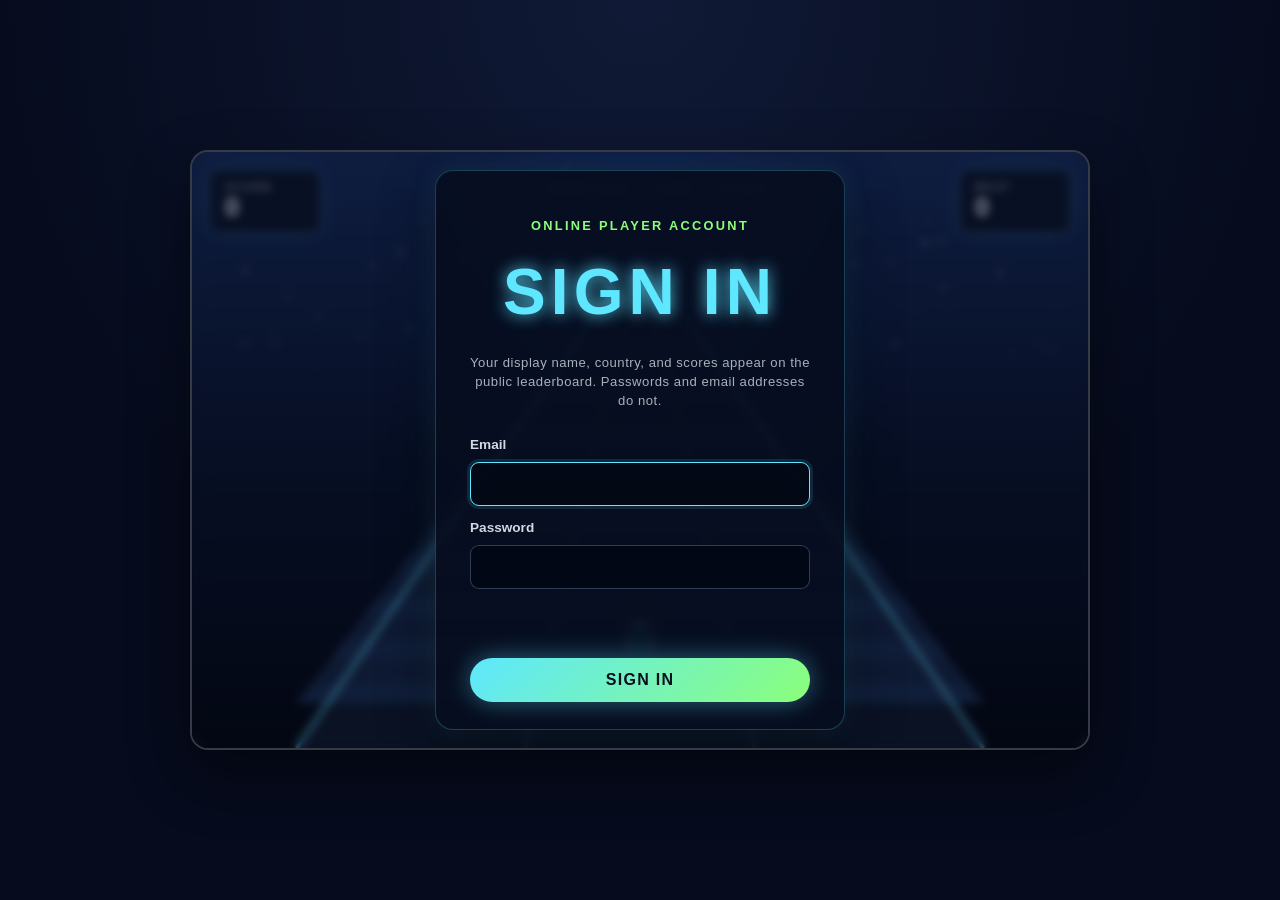
<file: index.html>
<!DOCTYPE html>
<html lang="en">
  <head>
    <meta charset="UTF-8" />
    <meta name="viewport" content="width=device-width, initial-scale=1.0" />
    <title>Slope Rush</title>
    <link rel="stylesheet" href="style.css" />
    <script src="supabase-config.js"></script>
  </head>
  <body>
    <div class="game-shell">
      <div class="hud">
        <div class="panel">
          <span class="label">Score</span>
          <span id="score">0</span>
        </div>
        <div class="panel">
          <span class="label">Best</span>
          <span id="best">0</span>
        </div>
      </div>
      <div id="challengeTracker" class="challenge-tracker" aria-live="polite" hidden></div>
      <div class="controls-hint">← → Switch lanes &nbsp;·&nbsp; ↑ Jump &nbsp;·&nbsp; ↓ Crouch</div>
      <div id="accountBar" class="account-bar" hidden>
        <span id="accountName"></span>
        <button id="signOutButton" type="button">Sign out</button>
      </div>

      <canvas id="gameCanvas" width="900" height="600" aria-label="Slope style racing game"></canvas>

      <div id="overlay" class="overlay visible" aria-live="polite"></div>

      <div class="touch-controls" aria-label="Touch controls">
        <button id="leftButton" type="button" aria-label="Move left">←</button>
        <button id="jumpButton" class="action-button" type="button" aria-label="Jump">JUMP</button>
        <button id="crouchButton" class="action-button" type="button" aria-label="Crouch">CROUCH</button>
        <button id="rightButton" type="button" aria-label="Move right">→</button>
      </div>
    </div>

    <script src="game.js"></script>
  </body>
</html>
</file>
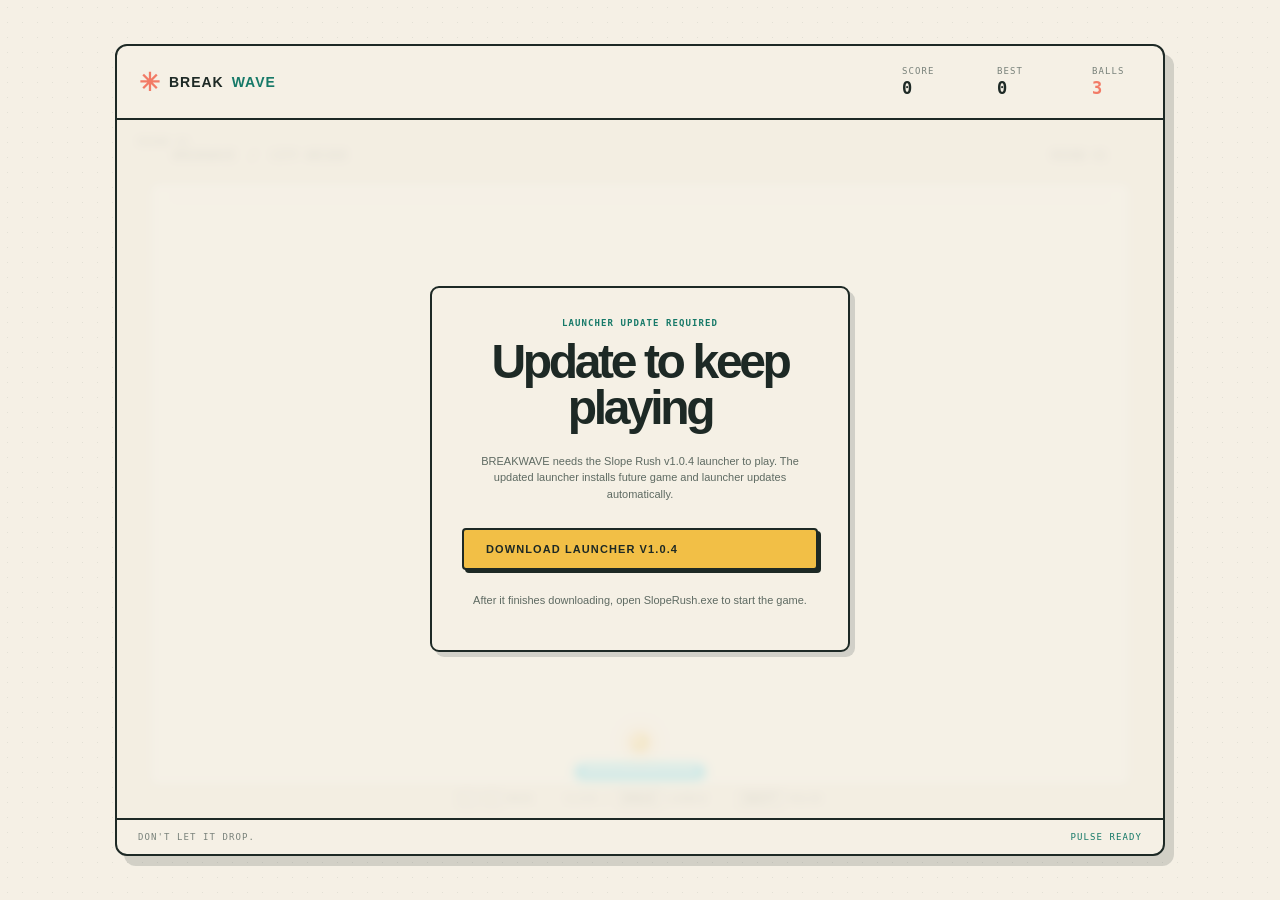
<file: games/breakwave/index.html>
<!DOCTYPE html>
<html lang="en">
  <head>
    <meta charset="UTF-8" />
    <meta name="viewport" content="width=device-width, initial-scale=1.0" />
    <meta name="theme-color" content="#f5f0e5" />
    <title>BREAKWAVE — one more brick</title>
    <link rel="stylesheet" href="style.css" />
    <script src="supabase-config.js"></script>
  </head>
  <body>
    <main class="game-shell">
      <header class="topbar">
        <a class="brand" href="#" aria-label="BREAKWAVE home"><span class="brand-icon" aria-hidden="true">✳</span> BREAK<span>WAVE</span></a>
        <div class="hud" aria-live="polite">
          <div class="stat"><span class="label">Score</span><strong id="score">0</strong></div>
          <div class="stat"><span class="label">Best</span><strong id="best">0</strong></div>
          <div class="stat"><span class="label">Balls</span><strong id="shards">3</strong></div>
        </div>
        <button id="musicToggle" class="music-toggle" type="button" aria-pressed="true" aria-label="Turn music off">♫</button>
        <div id="accountBar" class="account-bar" hidden>
          <span id="accountName"></span>
          <button id="signOutButton" type="button">Sign out</button>
        </div>
      </header>

      <section class="playfield" aria-label="BREAKWAVE brick-breaking game">
        <canvas id="gameCanvas" width="900" height="600" aria-label="Break the blocks with a bouncing ball"></canvas>
        <div class="world-label"><span id="worldLabel">ROUND 01</span></div>
        <div id="challengeTracker" class="challenge-tracker" aria-live="polite" hidden></div>
        <div id="extraXpPopup" class="extra-xp-popup" role="status" aria-live="polite" hidden></div>
        <div id="overlay" class="overlay visible" aria-live="polite"></div>
        <div class="controls-hint"><kbd>←</kbd> <kbd>→</kbd> MOVE <span>·</span> CLICK / <kbd>SPACE</kbd> LAUNCH <span>·</span> <kbd>SHIFT</kbd> PULSE</div>
        <div class="touch-controls" aria-label="Paddle controls">
          <div class="dpad">
            <button id="leftButton" type="button" aria-label="Move paddle left">←</button>
            <button id="rightButton" type="button" aria-label="Move paddle right">→</button>
          </div>
          <div class="touch-actions">
            <button id="jumpButton" class="serve-button" type="button" aria-label="Launch ball">LAUNCH</button>
            <button id="crouchButton" class="pulse-button" type="button" aria-label="Activate paddle pulse">PULSE</button>
          </div>
          <button id="boostButton" type="button" hidden aria-label="Activate paddle pulse">PULSE</button>
        </div>
      </section>
      <footer class="footer"><span>DON'T LET IT DROP.</span><span id="boostStatus">PULSE READY</span></footer>
    </main>
    <script src="game.js"></script>
  </body>
</html>
</file>
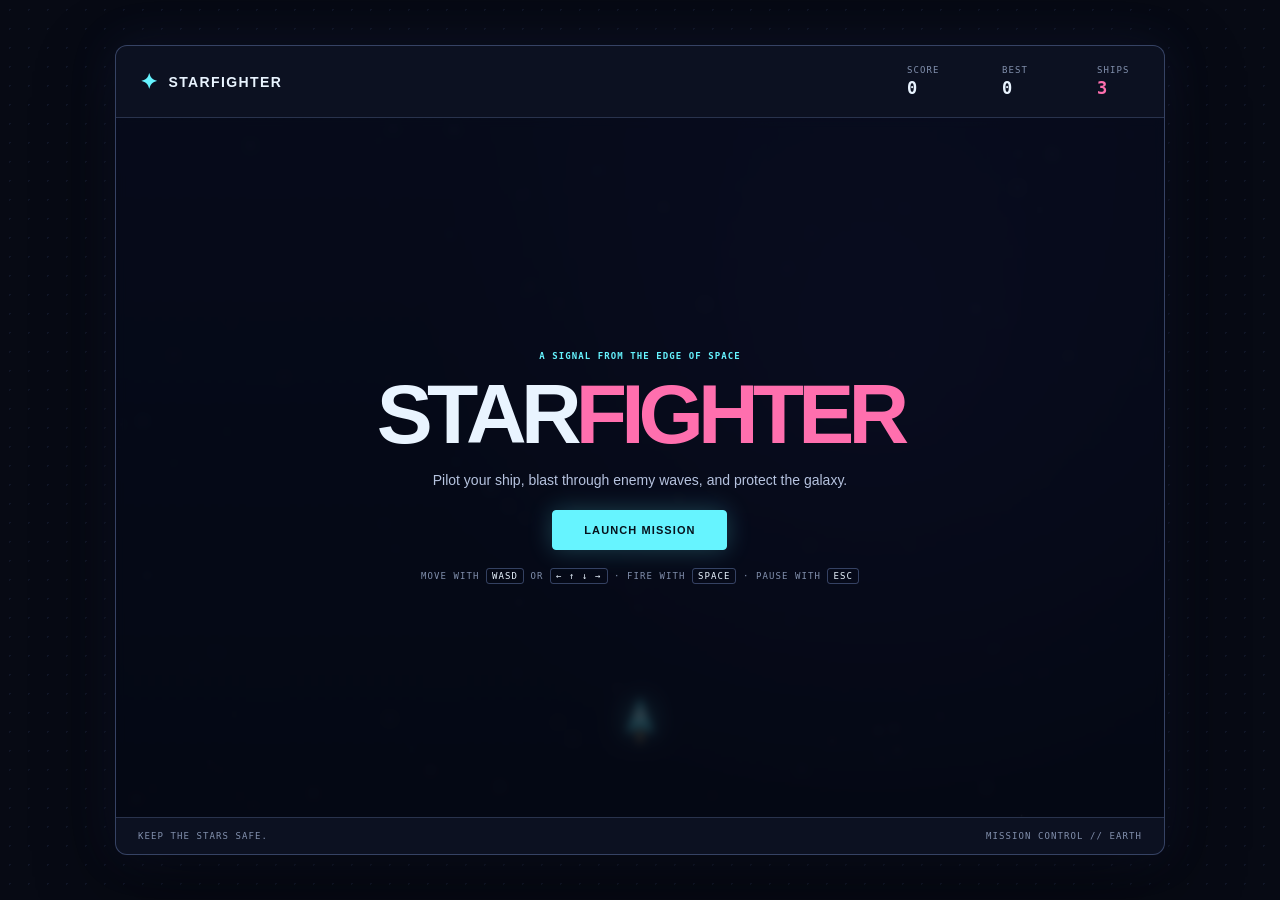
<file: games/starfighter/index.html>
<!DOCTYPE html>
<html lang="en">
  <head>
    <meta charset="UTF-8" />
    <meta name="viewport" content="width=device-width, initial-scale=1.0" />
    <meta name="theme-color" content="#090d1c" />
    <title>STARFIGHTER — defend the galaxy</title>
    <link rel="stylesheet" href="style.css" />
  </head>
  <body>
    <main class="game-shell">
      <header class="topbar">
        <a class="brand" href="#" aria-label="STARFIGHTER home"><span aria-hidden="true">✦</span> STARFIGHTER</a>
        <div class="hud" aria-live="polite">
          <div class="stat"><span class="label">Score</span><strong id="score">0</strong></div>
          <div class="stat"><span class="label">Best</span><strong id="best">0</strong></div>
          <div class="stat"><span class="label">Ships</span><strong id="lives">3</strong></div>
        </div>
      </header>

      <section class="playfield" aria-label="STARFIGHTER space shooter">
        <canvas id="gameCanvas" width="900" height="600" aria-label="Pilot a starfighter and shoot enemy ships"></canvas>
        <div id="overlay" class="overlay visible" aria-live="polite">
          <div class="overlay-card">
            <p class="eyebrow">A signal from the edge of space</p>
            <h1>STAR<span>FIGHTER</span></h1>
            <p id="overlayCopy">Pilot your ship, blast through enemy waves, and protect the galaxy.</p>
            <button id="startButton" class="start-button" type="button">Launch mission</button>
            <p class="overlay-hint">Move with <kbd>WASD</kbd> or <kbd>← ↑ ↓ →</kbd> · Fire with <kbd>SPACE</kbd> · Pause with <kbd>ESC</kbd></p>
          </div>
        </div>
        <div class="touch-controls" aria-label="Touch controls">
          <div class="direction-pad">
            <button type="button" data-control="up" aria-label="Move up">↑</button>
            <div>
              <button type="button" data-control="left" aria-label="Move left">←</button>
              <button type="button" data-control="down" aria-label="Move down">↓</button>
              <button type="button" data-control="right" aria-label="Move right">→</button>
            </div>
          </div>
          <button class="fire-button" type="button" data-control="fire" aria-label="Fire">FIRE</button>
        </div>
      </section>
      <footer class="footer"><span>KEEP THE STARS SAFE.</span><span>MISSION CONTROL // EARTH</span></footer>
    </main>
    <script src="game.js"></script>
  </body>
</html>
</file>
<file: style.css>
:root {
  --bg-1: #060b1d;
  --bg-2: #101a36;
  --panel: rgba(9, 15, 31, 0.7);
  --accent: #5ee7ff;
  --accent-2: #8bff7a;
  --danger: #ff5a76;
  --text: #edf7ff;
  --shadow: rgba(0, 0, 0, 0.35);
}

* {
  box-sizing: border-box;
}

html, body {
  margin: 0;
  min-height: 100%;
  height: 100%;
  font-family: Arial, Helvetica, sans-serif;
  background: radial-gradient(circle at top, var(--bg-2), var(--bg-1) 60%);
  color: var(--text);
}

body {
  display: grid;
  place-items: center;
}

.game-shell {
  position: relative;
  width: min(92vw, 900px);
  max-height: 92vh;
  aspect-ratio: 3 / 2;
  border-radius: 18px;
  overflow: hidden;
  box-shadow: 0 24px 60px rgba(0, 0, 0, 0.45);
  border: 2px solid rgba(255, 255, 255, 0.2);
  background: #050a19;
}

#gameCanvas {
  display: block;
  width: 100%;
  height: 100%;
  background: linear-gradient(to bottom, #0c1631 0%, #050a19 45%, #030912 100%);
}

.hud {
  position: absolute;
  top: 18px;
  left: 18px;
  right: 18px;
  display: flex;
  justify-content: space-between;
  gap: 12px;
  z-index: 2;
  pointer-events: none;
}

.controls-hint {
  position: absolute;
  top: 28px;
  left: 50%;
  z-index: 2;
  transform: translateX(-50%);
  color: rgba(237, 247, 255, 0.78);
  font-size: 0.8rem;
  letter-spacing: 0.04em;
  white-space: nowrap;
  pointer-events: none;
}

.challenge-tracker {
  position: absolute;
  top: 78px;
  right: 18px;
  z-index: 2;
  display: grid;
  gap: 5px;
  width: min(230px, 30%);
  padding: 9px 12px;
  border: 1px solid rgba(94, 231, 255, 0.2);
  border-radius: 10px;
  background: rgba(9, 15, 31, 0.78);
  color: var(--text);
  font-size: 0.78rem;
  pointer-events: none;
}

.challenge-tracker-heading,
.challenge-tracker-item {
  display: flex;
  justify-content: space-between;
  align-items: center;
  gap: 8px;
}

.challenge-tracker[hidden] {
  display: none;
}

.challenge-tracker strong {
  color: var(--accent-2);
  letter-spacing: 0.04em;
}

.challenge-tracker-heading span,
.challenge-tracker-item {
  color: rgba(237, 247, 255, 0.72);
}

.challenge-tracker-item {
  font-size: 0.7rem;
}

.challenge-tracker-item b {
  color: var(--text);
  white-space: nowrap;
}

.account-bar {
  position: absolute;
  top: 18px;
  left: 50%;
  z-index: 4;
  display: flex;
  align-items: center;
  gap: 10px;
  padding: 6px 8px 6px 12px;
  transform: translateX(-50%);
  border: 1px solid rgba(255, 255, 255, 0.16);
  border-radius: 999px;
  background: var(--panel);
  color: var(--text);
  font-size: 0.8rem;
}

.account-bar[hidden] {
  display: none;
}

.account-bar button,
.auth-switch {
  border: 0;
  background: transparent;
  color: var(--accent);
  font: inherit;
  cursor: pointer;
}

.account-bar button {
  padding: 5px 8px;
  border-radius: 999px;
}

.account-bar button:hover,
.auth-switch:hover {
  color: var(--accent-2);
}

.panel {
  display: flex;
  flex-direction: column;
  min-width: 110px;
  padding: 10px 14px;
  border-radius: 10px;
  background: var(--panel);
  border: 1px solid rgba(255, 255, 255, 0.12);
  box-shadow: 0 0 25px rgba(94, 231, 255, 0.18);
}

.label {
  font-size: 0.72rem;
  letter-spacing: 0.12em;
  text-transform: uppercase;
  color: rgba(237, 247, 255, 0.75);
}

#score, #best {
  font-size: clamp(1.2rem, 2vw, 2rem);
  font-weight: 700;
  line-height: 1.1;
}

.overlay {
  position: absolute;
  inset: 0;
  display: grid;
  place-items: center;
  text-align: center;
  background: rgba(5, 10, 24, 0.45);
  backdrop-filter: blur(4px);
  z-index: 3;
  overflow-y: auto;
  opacity: 0;
  pointer-events: none;
  transition: opacity 200ms ease;
}

.overlay.visible {
  opacity: 1;
  pointer-events: auto;
}

.overlay-content {
  display: grid;
  justify-items: center;
  gap: 8px;
  max-height: 100%;
  overflow-y: auto;
  padding: 16px 24px;
}

.overlay-content.welcome-screen {
  gap: 7px;
  padding: 56px 24px 12px;
}

.overlay-content.run-complete {
  gap: 8px;
}

.challenge-card {
  display: grid;
  gap: 6px;
  width: min(100%, 470px);
  padding: 10px 12px;
  border: 1px solid rgba(94, 231, 255, 0.22);
  border-radius: 14px;
  background: rgba(7, 14, 32, 0.92);
  text-align: left;
}

.challenge-summary,
.challenge-item-heading {
  display: flex;
  justify-content: space-between;
  align-items: center;
  gap: 12px;
}

.challenge-summary {
  color: var(--accent);
  font-size: 0.9rem;
}

.challenge-summary span,
.challenge-xp,
.challenge-reset {
  color: rgba(237, 247, 255, 0.72);
  font-size: 0.72rem;
}

.challenge-list {
  display: grid;
  gap: 5px;
  margin: 0;
  padding: 0;
  list-style: none;
}

.challenge-item-heading {
  color: var(--text);
  font-size: 0.76rem;
}

.challenge-item.complete .challenge-item-heading {
  color: var(--accent-2);
}

.challenge-item progress {
  display: block;
  width: 100%;
  height: 4px;
  margin-top: 2px;
  overflow: hidden;
  border: 0;
  border-radius: 999px;
  background: rgba(255, 255, 255, 0.12);
  accent-color: var(--accent-2);
}

.challenge-item progress::-webkit-progress-bar {
  border-radius: 999px;
  background: rgba(255, 255, 255, 0.12);
}

.challenge-item progress::-webkit-progress-value {
  border-radius: 999px;
  background: linear-gradient(90deg, var(--accent), var(--accent-2));
}

.challenge-item progress::-moz-progress-bar {
  border-radius: 999px;
  background: linear-gradient(90deg, var(--accent), var(--accent-2));
}

.challenge-xp,
.challenge-reset {
  margin: 0;
  text-align: center;
}

.challenge-xp {
  color: var(--accent-2);
}

.skin-reward {
  padding-top: 6px;
  border-top: 1px solid rgba(255, 255, 255, 0.1);
}

.skin-reward summary,
.skin-summary-name,
.skin-equipped {
  display: flex;
  align-items: center;
  gap: 8px;
}

.skin-reward summary {
  justify-content: space-between;
  color: rgba(237, 247, 255, 0.8);
  font-size: 0.7rem;
  cursor: pointer;
  list-style: none;
}

.skin-reward summary::-webkit-details-marker {
  display: none;
}

.skin-summary-name {
  color: var(--accent);
  font-weight: 700;
}

.skin-equipped {
  margin-top: 8px;
}

.skin-equipped label {
  color: rgba(237, 247, 255, 0.78);
  font-size: 0.72rem;
}

.skin-equipped select {
  min-width: 0;
  flex: 1;
  padding: 6px 8px;
  border: 1px solid rgba(94, 231, 255, 0.25);
  border-radius: 7px;
  background: rgba(3, 8, 20, 0.9);
  color: var(--text);
  font: inherit;
  font-size: 0.72rem;
}

.skin-equipped select:focus {
  outline: 2px solid rgba(94, 231, 255, 0.65);
  outline-offset: 2px;
}

.skin-swatch {
  display: inline-block;
  width: 18px;
  height: 18px;
  flex: 0 0 18px;
  border: 2px solid rgba(255, 255, 255, 0.9);
  border-radius: 50%;
  background: var(--skin-color);
  box-shadow: 0 0 12px var(--skin-glow);
}

.challenge-level-up {
  color: var(--accent-2);
  font-size: 0.76rem;
  font-weight: 700;
  text-align: center;
}

.challenge-tracker .challenge-level-up {
  display: block;
  line-height: 1.35;
}

.overlay-content p {
  margin: 0;
}

.auth-card {
  display: grid;
  justify-items: stretch;
  gap: 10px;
  width: min(90%, 410px);
  max-height: 94%;
  overflow-y: auto;
  padding: clamp(20px, 4vw, 34px);
  border: 1px solid rgba(94, 231, 255, 0.24);
  border-radius: 18px;
  background: rgba(7, 14, 32, 0.92);
  box-shadow: 0 18px 55px rgba(0, 0, 0, 0.42), 0 0 30px rgba(94, 231, 255, 0.1);
  text-align: left;
}

.auth-card .eyebrow,
.auth-card h1,
.auth-card .auth-description,
.auth-card .hint {
  text-align: center;
}

.auth-card h1 {
  font-size: clamp(1.8rem, 5vw, 2.5rem);
}

.auth-card .auth-description,
.auth-card .hint {
  color: rgba(237, 247, 255, 0.7);
  font-size: 0.82rem;
  line-height: 1.45;
}

.auth-card .setup-notice {
  padding: 10px 12px;
  border: 1px solid rgba(255, 189, 74, 0.35);
  border-radius: 9px;
  background: rgba(255, 189, 74, 0.08);
  color: #ffd58a;
  font-size: 0.8rem;
  line-height: 1.45;
  text-align: center;
}

.auth-card label {
  margin-top: 4px;
  color: rgba(237, 247, 255, 0.88);
  font-size: 0.85rem;
  font-weight: 700;
}

.auth-card input {
  width: 100%;
  min-height: 44px;
  padding: 10px 12px;
  border: 1px solid rgba(181, 212, 255, 0.26);
  border-radius: 9px;
  outline: none;
  background: rgba(3, 8, 20, 0.85);
  color: var(--text);
  font: inherit;
}

.auth-card input:focus {
  border-color: var(--accent);
  box-shadow: 0 0 0 3px rgba(94, 231, 255, 0.12);
}

.auth-card .auth-message {
  min-height: 1em;
  color: #ff9aa9;
  font-size: 0.85rem;
  line-height: 1.4;
  text-align: center;
}

.auth-card .auth-submit {
  width: 100%;
}

.auth-card .auth-submit:disabled {
  cursor: wait;
  opacity: 0.7;
}

.auth-switch {
  padding: 8px;
  font-size: 0.9rem;
}

.leaderboard-card {
  display: grid;
  justify-items: center;
  gap: 12px;
  width: min(92%, 650px);
  max-height: 92%;
  overflow-y: auto;
  padding: clamp(18px, 4vw, 32px);
  border: 1px solid rgba(94, 231, 255, 0.24);
  border-radius: 18px;
  background: rgba(7, 14, 32, 0.94);
  box-shadow: 0 18px 55px rgba(0, 0, 0, 0.42), 0 0 30px rgba(94, 231, 255, 0.1);
}

.leaderboard-card h1 {
  font-size: clamp(1.8rem, 5vw, 2.5rem);
}

.leaderboard-status {
  min-height: 1.3em;
  color: rgba(237, 247, 255, 0.75);
  font-size: 0.85rem;
  line-height: 1.45;
}

.leaderboard-table-wrap {
  width: 100%;
  overflow-x: auto;
}

.leaderboard-table {
  width: 100%;
  border-collapse: collapse;
  text-align: left;
}

.leaderboard-table th,
.leaderboard-table td {
  padding: 10px 8px;
  border-bottom: 1px solid rgba(255, 255, 255, 0.1);
}

.leaderboard-table th {
  color: var(--accent);
  font-size: 0.72rem;
  letter-spacing: 0.08em;
  text-transform: uppercase;
}

.leaderboard-table td {
  font-size: 0.92rem;
}

.overlay .eyebrow {
  color: var(--accent-2);
  font-size: 0.8rem;
  font-weight: 700;
  letter-spacing: 0.18em;
  text-transform: uppercase;
}

.overlay h1 {
  margin: 0;
  font-size: clamp(2rem, 5vw, 4rem);
  letter-spacing: 0.08em;
  text-transform: uppercase;
  color: var(--accent);
  text-shadow: 0 0 16px rgba(94, 231, 255, 0.9);
}

.overlay p {
  font-size: clamp(0.9rem, 2vw, 1.2rem);
  letter-spacing: 0.04em;
}

.overlay .hint {
  color: rgba(237, 247, 255, 0.72);
  font-size: 0.85rem;
}

.start-button {
  margin: 8px 0;
  padding: 13px 32px;
  border: 0;
  border-radius: 999px;
  background: linear-gradient(135deg, var(--accent), var(--accent-2));
  color: #06101e;
  font-size: 1rem;
  font-weight: 800;
  letter-spacing: 0.08em;
  text-transform: uppercase;
  cursor: pointer;
  box-shadow: 0 0 24px rgba(94, 231, 255, 0.4);
}

.start-button:hover {
  transform: translateY(-2px);
  box-shadow: 0 0 32px rgba(94, 231, 255, 0.7);
}

.touch-controls {
  position: absolute;
  right: 16px;
  bottom: 16px;
  left: 16px;
  display: flex;
  justify-content: space-between;
  z-index: 2;
  pointer-events: none;
}

.touch-controls button {
  width: 54px;
  height: 54px;
  border: 1px solid rgba(255, 255, 255, 0.35);
  border-radius: 50%;
  background: rgba(9, 15, 31, 0.65);
  color: var(--text);
  font-size: 1.7rem;
  cursor: pointer;
  pointer-events: auto;
  touch-action: manipulation;
}

.touch-controls .action-button {
  width: auto;
  min-width: 72px;
  height: 46px;
  align-self: center;
  padding: 0 12px;
  border-radius: 999px;
  font-size: 0.72rem;
  font-weight: 800;
  letter-spacing: 0.05em;
}

@media (hover: hover) and (pointer: fine) {
  .touch-controls {
    display: none;
  }
}

@media (max-width: 600px) {
  .game-shell {
    width: 100vw;
    max-height: 100vh;
    border-radius: 0;
  }

  .panel {
    min-width: 82px;
  }

  .controls-hint {
    top: 76px;
    font-size: 0.65rem;
  }

  .account-bar {
    top: 14px;
    font-size: 0.7rem;
  }

  .challenge-tracker {
    top: 118px;
    right: 10px;
    width: min(205px, 45%);
    padding: 7px 9px;
    font-size: 0.68rem;
  }

  .challenge-card {
    padding: 11px 12px;
  }
}
</file>
<file: games/breakwave/style.css>
:root {
  color-scheme: light;
  --paper: #f5f0e5;
  --paper-deep: #ebe4d4;
  --ink: #1d2925;
  --muted: #78817a;
  --line: rgba(29, 41, 37, 0.17);
  --teal: #167968;
  --pink: #f27b66;
  --yellow: #f2bf46;
  --mono: 'Cascadia Code', Consolas, monospace;
  --sans: 'Trebuchet MS', 'Segoe UI', sans-serif;
}

* { box-sizing: border-box; }

html, body {
  min-width: 320px;
  min-height: 100%;
  margin: 0;
  color: var(--ink);
  background: var(--paper);
  font-family: var(--sans);
}

body {
  min-height: 100vh;
  display: grid;
  place-items: center;
  padding: 26px;
  background-color: var(--paper);
  background-image: radial-gradient(rgba(39, 73, 62, 0.09) 0.8px, transparent 0.8px);
  background-size: 15px 15px;
}

button, input, select { font: inherit; }
button { color: inherit; }
[hidden] { display: none !important; }

.game-shell {
  width: min(1050px, 100%);
  overflow: hidden;
  border: 2px solid var(--ink);
  border-radius: 12px;
  background: var(--paper);
  box-shadow: 9px 10px 0 rgba(29, 41, 37, 0.16);
}

.topbar {
  position: relative;
  z-index: 4;
  min-height: 74px;
  display: flex;
  align-items: center;
  gap: 18px;
  padding: 0 22px;
  border-bottom: 2px solid var(--ink);
}

.brand {
  display: flex;
  align-items: center;
  gap: 8px;
  color: var(--ink);
  font-size: 14px;
  font-weight: 900;
  letter-spacing: 0.07em;
  text-decoration: none;
  white-space: nowrap;
}

.brand > span:last-child { color: var(--teal); }
.brand-icon { color: var(--pink); font-size: 25px; line-height: 1; }
.hud { display: flex; align-items: center; gap: clamp(16px, 4vw, 46px); margin-left: auto; }
.stat { min-width: 49px; display: grid; gap: 2px; }
.label, .world-label, .footer, .controls-hint, .eyebrow { font-family: var(--mono); letter-spacing: 0.12em; text-transform: uppercase; }
.label { color: var(--muted); font-size: 9px; }
.stat strong { font-family: var(--mono); font-size: 17px; }
.stat:last-child strong { color: var(--pink); }

.music-toggle {
  width: 35px;
  height: 35px;
  border: 1px solid var(--ink);
  border-radius: 50%;
  background: transparent;
  color: var(--teal);
  cursor: pointer;
}

.music-toggle:hover, .music-toggle:focus-visible { background: #dce8da; }
.account-bar { display: flex; align-items: center; gap: 8px; font-size: 11px; }
.account-bar button { border: 0; background: transparent; color: var(--teal); cursor: pointer; }
.playfield { position: relative; overflow: hidden; background: var(--paper-deep); }
#gameCanvas { display: block; width: 100%; aspect-ratio: 3 / 2; touch-action: none; }

.world-label {
  position: absolute;
  top: 17px;
  left: 21px;
  z-index: 1;
  color: rgba(29, 41, 37, 0.54);
  font-size: 9px;
  pointer-events: none;
}

.controls-hint {
  position: absolute;
  bottom: 14px;
  left: 50%;
  z-index: 1;
  transform: translateX(-50%);
  color: rgba(29, 41, 37, 0.56);
  font-size: 9px;
  white-space: nowrap;
  pointer-events: none;
}

kbd {
  padding: 3px 5px;
  border: 1px solid rgba(29, 41, 37, 0.35);
  border-radius: 3px;
  color: var(--ink);
  font: inherit;
}

.controls-hint > span { margin: 0 6px; color: var(--pink); }
.footer { display: flex; justify-content: space-between; padding: 12px 21px; border-top: 2px solid var(--ink); color: var(--muted); font-size: 9px; }
#boostStatus { color: var(--teal); }

.overlay {
  position: absolute;
  inset: 0;
  z-index: 3;
  display: grid;
  place-items: center;
  overflow: auto;
  padding: 20px;
  background: rgba(245, 240, 229, 0.83);
  backdrop-filter: blur(4px);
  opacity: 0;
  pointer-events: none;
  transition: opacity 180ms ease;
}

.overlay.visible { opacity: 1; pointer-events: auto; }
.overlay-content { display: grid; justify-items: center; gap: 10px; width: min(100%, 560px); }
.overlay-content.welcome-screen, .overlay-content.run-complete { padding: 12px 0; }
.eyebrow { margin: 0; color: var(--teal); font-size: 9px; font-weight: 700; }
.overlay h1, .auth-card h1, .leaderboard-card h1 { margin: 0; font-size: clamp(38px, 8vw, 74px); font-weight: 900; letter-spacing: -0.07em; line-height: 0.95; }
.welcome-screen h1 { color: var(--ink); font-size: clamp(50px, 10vw, 88px); }
.welcome-screen h1 span { color: var(--pink); }
.overlay-content p { margin: 0; }
.welcome-copy { max-width: 380px; color: #5e6a62; font-size: 13px; line-height: 1.6; }
.hint { max-width: 420px; color: var(--muted); font-size: 11px; line-height: 1.5; text-align: center; }

.start-button {
  min-width: 160px;
  margin-top: 4px;
  padding: 13px 22px;
  border: 2px solid var(--ink);
  border-radius: 4px;
  background: var(--yellow);
  box-shadow: 3px 3px 0 var(--ink);
  color: var(--ink);
  font-size: 11px;
  font-weight: 900;
  letter-spacing: 0.1em;
  text-decoration: none;
  text-transform: uppercase;
  cursor: pointer;
  transition: transform 120ms ease, box-shadow 120ms ease;
}

.start-button:hover { transform: translate(2px, 2px); box-shadow: 1px 1px 0 var(--ink); }
.auth-switch { padding: 5px; border: 0; background: transparent; color: var(--teal); font-size: 11px; cursor: pointer; }
.auth-switch:hover { text-decoration: underline; }

.challenge-card {
  display: grid;
  gap: 8px;
  width: min(100%, 430px);
  padding: 12px 14px;
  border: 1px solid var(--line);
  border-radius: 7px;
  background: rgba(255, 255, 255, 0.57);
  text-align: left;
}

.challenge-summary, .challenge-item-heading { display: flex; justify-content: space-between; gap: 12px; }
.challenge-summary { color: var(--teal); font-size: 11px; }
.challenge-summary span, .challenge-xp, .challenge-reset { color: var(--muted); font-size: 10px; }
.challenge-list { display: grid; gap: 6px; margin: 0; padding: 0; list-style: none; }
.challenge-item-heading { font-size: 10px; }
.challenge-item.complete .challenge-item-heading { color: var(--teal); }
.challenge-item progress { display: block; width: 100%; height: 4px; margin-top: 4px; accent-color: var(--teal); }
.challenge-xp, .challenge-reset { margin: 0; text-align: center; }
.challenge-xp { color: var(--teal); }
.skin-reward { padding-top: 7px; border-top: 1px solid var(--line); }
.skin-reward summary, .skin-summary-name, .skin-equipped { display: flex; align-items: center; gap: 8px; }
.skin-reward summary { justify-content: space-between; color: #5e6a62; font-size: 10px; cursor: pointer; list-style: none; }
.skin-reward summary::-webkit-details-marker { display: none; }
.skin-summary-name { color: var(--teal); font-weight: 700; }
.skin-equipped { margin-top: 7px; }
.skin-equipped label { color: #5e6a62; font-size: 10px; }
.skin-equipped select { min-width: 0; flex: 1; padding: 6px 8px; border: 1px solid var(--line); border-radius: 4px; background: white; color: var(--ink); }
.skin-equipped select:focus { outline: 1px solid var(--teal); }
.skin-swatch { display: inline-block; width: 16px; height: 16px; flex: 0 0 16px; border: 1px solid var(--ink); border-radius: 50%; background: var(--skin-color); }
.challenge-level-up { color: var(--teal); font-size: 10px; text-align: center; }
.challenge-tracker { position: absolute; top: 43px; right: 17px; z-index: 1; display: grid; gap: 4px; width: min(220px, 36%); padding: 9px 11px; border: 1px solid var(--line); border-radius: 5px; background: rgba(255, 252, 245, 0.93); color: #5e6a62; font-size: 9px; pointer-events: none; }
.challenge-tracker-heading, .challenge-tracker-item { display: flex; justify-content: space-between; gap: 8px; }
.challenge-tracker strong, .challenge-tracker-item b { color: var(--teal); }
.challenge-tracker-item b { white-space: nowrap; }
.challenge-level-up { display: block; line-height: 1.4; }
.extra-xp-popup { position: absolute; z-index: 2; transform: translate(-50%, -100%); color: var(--teal); font: 11px var(--mono); pointer-events: none; }
.extra-xp-popup.visible { animation: popup 1.5s ease both; }
@keyframes popup { 0% { opacity: 0; translate: 0 5px; } 15%, 70% { opacity: 1; } 100% { opacity: 0; translate: 0 -12px; } }

.auth-card, .leaderboard-card {
  display: grid;
  gap: 11px;
  width: min(100%, 420px);
  max-height: 94%;
  overflow: auto;
  padding: clamp(20px, 4vw, 30px);
  border: 2px solid var(--ink);
  border-radius: 9px;
  background: var(--paper);
  box-shadow: 5px 5px 0 rgba(29, 41, 37, 0.16);
  text-align: left;
}

.auth-card .eyebrow, .auth-card h1, .auth-card .auth-description, .auth-card .hint { text-align: center; }
.auth-card h1, .leaderboard-card h1 { font-size: clamp(32px, 6vw, 48px); text-align: center; }
.auth-description, .auth-card .hint { color: #5e6a62; font-size: 11px; line-height: 1.5; }
.auth-card label { color: #46534b; font-size: 11px; }
.auth-card input { width: 100%; padding: 10px; border: 1px solid var(--line); border-radius: 4px; background: #fffdf7; color: var(--ink); }
.auth-card input:focus { outline: 1px solid var(--teal); }
.auth-submit { width: 100%; }
.auth-card .setup-notice { padding: 9px; border: 1px solid rgba(190, 107, 53, 0.35); border-radius: 4px; color: #9c542b; font-size: 10px; line-height: 1.5; text-align: center; }
.auth-message { min-height: 15px; color: #a64b45; font-size: 10px; line-height: 1.4; }
.leaderboard-card { width: min(100%, 600px); text-align: center; }
.leaderboard-tabs { display: flex; justify-content: center; gap: 7px; }
.leaderboard-tab { padding: 7px 10px; border: 1px solid var(--line); border-radius: 4px; background: transparent; color: #5e6a62; font-size: 10px; cursor: pointer; }
.leaderboard-tab.active { border-color: var(--teal); color: var(--teal); }
.leaderboard-status { min-height: 16px; color: var(--muted); font-size: 10px; }
.leaderboard-table-wrap { overflow-x: auto; }
.leaderboard-table { width: 100%; border-collapse: collapse; text-align: left; font-size: 11px; }
.leaderboard-table th, .leaderboard-table td { padding: 8px 7px; border-bottom: 1px solid var(--line); }
.leaderboard-table th { color: var(--muted); font: 9px var(--mono); text-transform: uppercase; }
.leaderboard-table td:last-child { color: var(--teal); font-family: var(--mono); }

.touch-controls { display: none; }
.touch-controls button { display: grid; place-items: center; min-width: 43px; height: 43px; padding: 0 11px; border: 1px solid var(--ink); border-radius: 5px; background: rgba(255, 252, 245, 0.92); color: var(--ink); touch-action: none; user-select: none; }
.touch-controls button:active, .touch-controls button.pressed { background: var(--yellow); }
.dpad, .touch-actions { display: flex; gap: 6px; }
.touch-actions button { min-width: 67px; font: 9px var(--mono); }
.touch-controls .serve-button { background: var(--yellow); }
.touch-controls .pulse-button { border-color: var(--teal); color: var(--teal); }

@media (max-width: 700px) {
  body { min-height: 100svh; padding: 0; }
  .game-shell { width: 100%; min-height: 100svh; display: flex; flex-direction: column; border-right: 0; border-left: 0; border-radius: 0; box-shadow: none; }
  .topbar { min-height: 62px; gap: 8px; padding: 7px 12px; }
  .brand { gap: 5px; font-size: 11px; }
  .brand-icon { font-size: 20px; }
  .hud { gap: 13px; }
  .stat { min-width: 34px; }
  .label { font-size: 8px; }
  .stat strong { font-size: 14px; }
  .music-toggle { width: 30px; height: 30px; }
  .account-bar { position: absolute; top: 61px; right: 10px; z-index: 5; padding: 5px 8px; border: 1px solid var(--line); border-radius: 4px; background: var(--paper); }
  .playfield { flex: 1; display: flex; align-items: center; }
  #gameCanvas { width: 100%; }
  .world-label { top: 10px; left: 11px; font-size: 8px; }
  .challenge-tracker { top: 29px; right: 10px; width: min(175px, 47%); padding: 6px 7px; font-size: 8px; }
  .controls-hint { display: none; }
  .touch-controls { position: absolute; right: 12px; bottom: 12px; left: 12px; z-index: 2; display: flex; align-items: end; justify-content: space-between; pointer-events: none; }
  .touch-controls button { pointer-events: auto; }
  .touch-controls button { min-width: 42px; height: 42px; }
  .touch-actions button { min-width: 60px; padding: 0 8px; font-size: 8px; }
  .footer { padding: 9px 12px; font-size: 8px; }
  .overlay { padding: 12px; }
  .welcome-screen h1 { font-size: clamp(45px, 13vw, 68px); }
  .challenge-card { padding: 9px 11px; }
}

@media (max-width: 370px) {
  .topbar { gap: 5px; padding-right: 8px; padding-left: 8px; }
  .hud { gap: 9px; }
  .brand { font-size: 10px; }
}

@media (prefers-reduced-motion: reduce) {
  *, *::before, *::after { scroll-behavior: auto !important; animation-duration: 0.01ms !important; transition-duration: 0.01ms !important; }
}
</file>
<file: games/starfighter/style.css>
:root {
  color-scheme: dark;
  --ink: #e9f4ff;
  --muted: #8290ad;
  --cyan: #66f4ff;
  --pink: #ff6fae;
  --line: rgba(153, 183, 255, 0.2);
  --mono: 'Cascadia Code', Consolas, monospace;
  --sans: 'Trebuchet MS', 'Segoe UI', sans-serif;
}

* { box-sizing: border-box; }

html, body {
  min-width: 320px;
  min-height: 100%;
  margin: 0;
  background: #070a14;
  color: var(--ink);
  font-family: var(--sans);
}

body {
  min-height: 100vh;
  display: grid;
  place-items: center;
  padding: 24px;
  background-image: radial-gradient(rgba(99, 125, 196, 0.11) 1px, transparent 1px);
  background-size: 19px 19px;
}

button { font: inherit; color: inherit; }
.game-shell {
  width: min(1050px, 100%);
  overflow: hidden;
  border: 1px solid rgba(153, 183, 255, 0.3);
  border-radius: 12px;
  background: #0c1121;
  box-shadow: 0 24px 80px rgba(0, 0, 0, 0.45), 0 0 50px rgba(70, 99, 215, 0.12);
}

.topbar {
  min-height: 72px;
  display: flex;
  align-items: center;
  gap: 20px;
  padding: 0 24px;
  border-bottom: 1px solid var(--line);
}

.brand {
  display: flex;
  align-items: center;
  gap: 9px;
  color: var(--ink);
  font-size: 14px;
  font-weight: 900;
  letter-spacing: 0.1em;
  text-decoration: none;
  white-space: nowrap;
}

.brand span { color: var(--cyan); font-size: 21px; }
.hud { display: flex; gap: clamp(18px, 5vw, 52px); margin-left: auto; }
.stat { min-width: 43px; display: grid; gap: 3px; }
.label, .eyebrow, .footer, .overlay-hint { font-family: var(--mono); letter-spacing: 0.12em; text-transform: uppercase; }
.label { color: var(--muted); font-size: 9px; }
.stat strong { font-family: var(--mono); font-size: 17px; }
.stat:last-child strong { color: var(--pink); }

.playfield { position: relative; overflow: hidden; background: #090d1c; }
#gameCanvas { display: block; width: 100%; aspect-ratio: 3 / 2; touch-action: none; }
.overlay {
  position: absolute;
  inset: 0;
  z-index: 2;
  display: grid;
  place-items: center;
  padding: 24px;
  background: rgba(5, 8, 20, 0.77);
  backdrop-filter: blur(5px);
  opacity: 0;
  pointer-events: none;
  transition: opacity 180ms ease;
}

.overlay.visible { opacity: 1; pointer-events: auto; }
.overlay-card { display: grid; justify-items: center; gap: 14px; max-width: 560px; text-align: center; }
.eyebrow { margin: 0; color: var(--cyan); font-size: 9px; font-weight: 700; }
h1 { margin: 0; font-size: clamp(43px, 9vw, 84px); font-weight: 900; letter-spacing: -0.07em; line-height: 0.95; }
h1 span { color: var(--pink); }
#overlayCopy { margin: 0; color: #b6c3df; font-size: 14px; line-height: 1.6; }
.start-button {
  min-width: 175px;
  margin-top: 5px;
  padding: 13px 20px;
  border: 1px solid var(--cyan);
  border-radius: 4px;
  background: var(--cyan);
  color: #06121d;
  font-size: 11px;
  font-weight: 900;
  letter-spacing: 0.1em;
  text-transform: uppercase;
  cursor: pointer;
  box-shadow: 0 0 24px rgba(102, 244, 255, 0.24);
}

.start-button:hover, .start-button:focus-visible { background: #b1fbff; outline: 2px solid white; outline-offset: 3px; }
.overlay-hint { margin: 4px 0 0; color: var(--muted); font-size: 9px; line-height: 1.8; }
kbd { padding: 2px 5px; border: 1px solid rgba(153, 183, 255, 0.32); border-radius: 3px; color: var(--ink); font: inherit; }
.touch-controls { display: none; }
.footer { display: flex; justify-content: space-between; gap: 12px; padding: 13px 22px; border-top: 1px solid var(--line); color: var(--muted); font-size: 9px; }

@media (max-width: 640px) {
  body { padding: 10px; }
  .topbar { min-height: 62px; gap: 10px; padding: 0 14px; }
  .brand { gap: 5px; font-size: 10px; letter-spacing: 0.06em; }
  .brand span { font-size: 16px; }
  .hud { gap: 14px; }
  .stat { min-width: 32px; }
  .label { font-size: 8px; }
  .stat strong { font-size: 14px; }
  .footer { padding: 10px 13px; font-size: 7px; }
  .touch-controls { position: absolute; right: 12px; bottom: 12px; left: 12px; z-index: 1; display: flex; align-items: end; justify-content: space-between; pointer-events: none; }
  .direction-pad { display: grid; justify-items: center; gap: 4px; }
  .direction-pad > div { display: flex; gap: 4px; }
  .touch-controls button { width: 43px; height: 43px; border: 1px solid rgba(164, 207, 255, 0.55); border-radius: 8px; background: rgba(13, 26, 50, 0.78); color: white; font-size: 20px; touch-action: none; pointer-events: auto; }
  .touch-controls button:active { background: rgba(67, 117, 184, 0.9); }
  .touch-controls .fire-button { width: 72px; height: 72px; border-color: var(--pink); border-radius: 50%; color: #ffd5e6; font-size: 12px; font-weight: 900; letter-spacing: 0.08em; }
}

@media (max-width: 390px) {
  .brand { font-size: 9px; }
  .hud { gap: 9px; }
  .footer span:last-child { text-align: right; }
}
</file>
